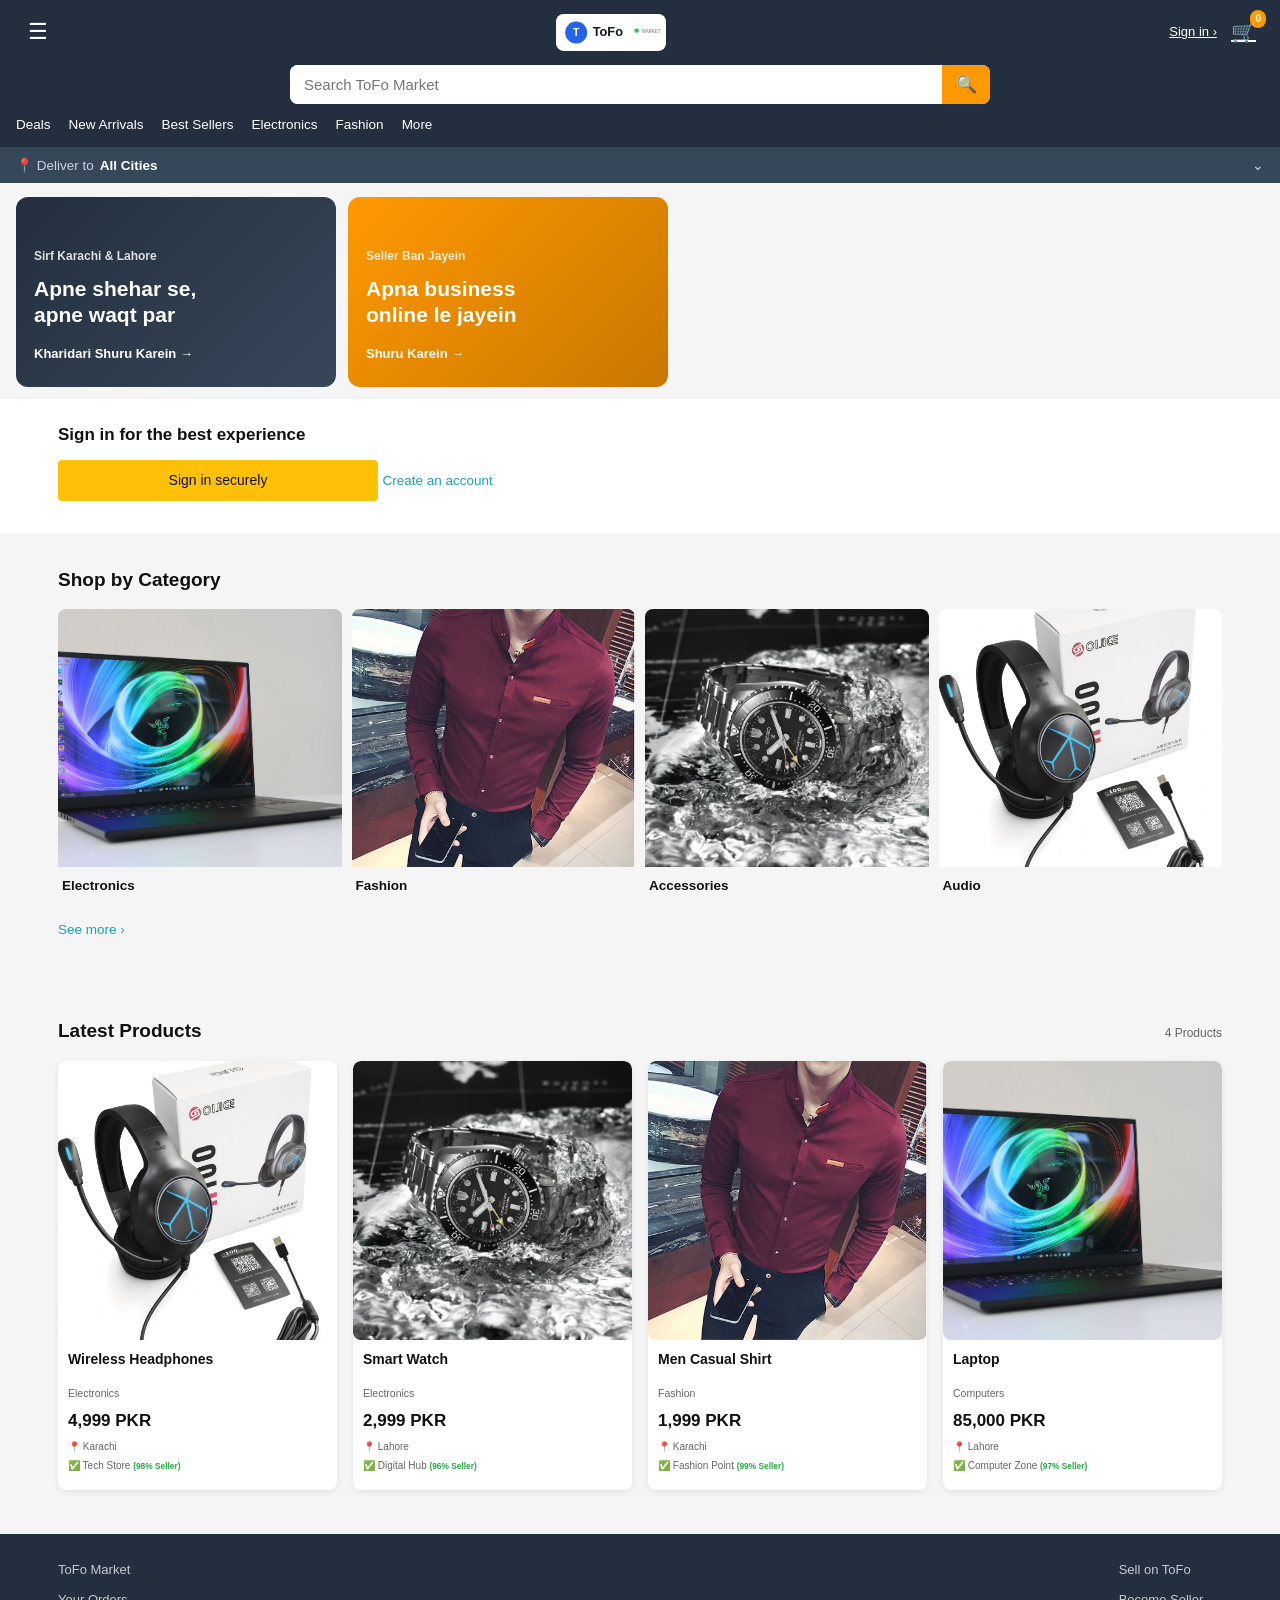
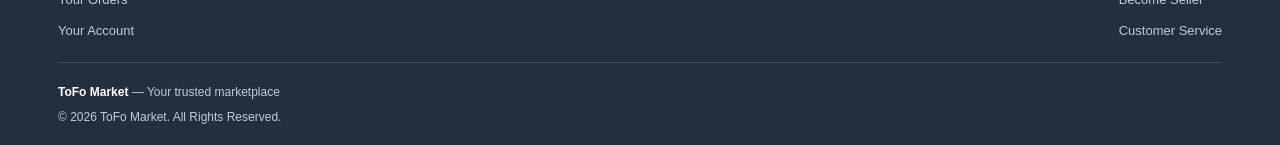
<file: index.html>
<!DOCTYPE html>
<html lang="en" dir="ltr">
<head>
    <meta charset="UTF-8" />
    <meta name="viewport" content="width=device-width, initial-scale=1.0" />
    <title>ToFo Market — Your Local Marketplace</title>
    <meta name="description" content="ToFo Market is a trusted online marketplace where buyers and sellers connect easily." />

    <link rel="stylesheet" href="css/theme.css" />
    <link rel="stylesheet" href="css/style.css" />
    <link rel="stylesheet" href="css/responsive.css" />
</head>
<body>

<!-- ================= HEADER ================= -->
<header class="tf-header">

    <div class="tf-header__top">
        <button class="tf-hamburger" id="menuToggle" aria-label="Menu">☰</button>

        <a href="index.html" class="tf-logo">
            <img src="assets/images/logo.svg" alt="ToFo Market Logo">
        </a>

        <div class="tf-header__top-actions">
            <a href="signin.html" class="tf-signin-link">Sign in ›</a>
            <a href="cart.html" class="tf-cart-icon" aria-label="Cart">
    🛒<span class="tf-cart-count">0</span>
            </a>
        </div>
    </div>

    <div class="tf-container">
        <form class="tf-search" id="searchForm">
    <input type="text" placeholder="Search ToFo Market" id="searchInput" required>
    <button type="submit" aria-label="Search">🔍</button>
        </form>
    </div>

    <nav class="tf-quicklinks">
        <a href="#">Deals</a>
        <a href="#">New Arrivals</a>
        <a href="#">Best Sellers</a>
        <a href="#">Electronics</a>
        <a href="#">Fashion</a>
        <a href="#">More</a>
    </nav>

    <button class="tf-deliver-bar" id="deliverBar">
        📍 Deliver to <strong id="city-display">All Cities</strong>
        <span class="tf-deliver-bar__chevron">⌄</span>
    </button>

</header>


<!-- ================= DRAWER (Hamburger Menu) ================= -->
<div class="tf-overlay" id="drawerOverlay"></div>

<aside class="tf-drawer" id="sideDrawer">
    <div class="tf-drawer__top">
        <span>Sign in ›</span>
        <button id="drawerClose" aria-label="Close menu">✕</button>
    </div>

    <h2 class="tf-drawer__title">Browse ToFo</h2>

    <a class="tf-drawer__link tf-drawer__link--home" href="index.html">🏠 ToFo Home</a>

    <div class="tf-drawer__section">Deliver To</div>
    <a class="tf-drawer__link tf-city-link" href="#" data-city="All">All Cities</a>
    <a class="tf-drawer__link tf-city-link" href="#" data-city="Karachi">Karachi</a>
    <a class="tf-drawer__link tf-city-link" href="#" data-city="Lahore">Lahore</a>

    <div class="tf-drawer__section">Top Categories</div>
    <a class="tf-drawer__link" href="#">Electronics</a>
    <a class="tf-drawer__link" href="#">Fashion</a>
    <a class="tf-drawer__link" href="#">Home</a>
    <a class="tf-drawer__link" href="#">Mobile</a>
    <a class="tf-drawer__link" href="#">Beauty</a>
    <a class="tf-drawer__link tf-drawer__link--more" href="#">See all ⌄</a>
</aside>


<!-- ================= PROMO BANNERS (horizontal scroll) ================= -->
<section class="tf-promo">
    <div class="tf-promo__scroll">
        <div class="tf-promo__card tf-promo__card--a">
            <span class="tf-promo__eyebrow">Sirf Karachi &amp; Lahore</span>
            <h2>Apne shehar se,<br>apne waqt par</h2>
            <span class="tf-promo__cta">Kharidari Shuru Karein →</span>
        </div>
        <div class="tf-promo__card tf-promo__card--b">
            <span class="tf-promo__eyebrow">Seller Ban Jayein</span>
            <h2>Apna business<br>online le jayein</h2>
            <span class="tf-promo__cta">Shuru Karein →</span>
        </div>
    </div>
</section>


<!-- ================= SIGN IN CTA ================= -->
<section class="tf-signin-cta">
    <div class="tf-container">
        <h3>Sign in for the best experience</h3>
        <a href="signin.html" class="tf-btn tf-btn--signin">Sign in securely</a>
        <a href="signin.html" class="tf-link">Create an account</a>
    </div>
</section>


<!-- ================= SHOP BY CATEGORY ================= -->
<section class="tf-section tf-section--tight">
    <div class="tf-container">
        <h2 class="tf-grid-heading">Shop by Category</h2>
        <div class="tf-imggrid">
            <a href="#" class="tf-imggrid__item">
                <img src="assets/images/laptop.jpg" alt="Electronics">
                <span>Electronics</span>
            </a>
            <a href="#" class="tf-imggrid__item">
                <img src="assets/images/shirt.jpg" alt="Fashion">
                <span>Fashion</span>
            </a>
            <a href="#" class="tf-imggrid__item">
                <img src="assets/images/watch.jpg" alt="Accessories">
                <span>Accessories</span>
            </a>
            <a href="#" class="tf-imggrid__item">
                <img src="assets/images/headphones.jpg" alt="Audio">
                <span>Audio</span>
            </a>
        </div>
        <a href="#" class="tf-seemore">See more ›</a>
    </div>
</section>


<!-- ================= PRODUCTS ================= -->
<section class="tf-section">
    <div class="tf-container">
        <div class="tf-section__head">
            <h2>Latest Products</h2>
            <span id="product-count">Loading...</span>
        </div>

        <div id="product-grid" class="tf-grid">
            <!-- Products load here via JS -->
        </div>
    </div>
</section>


<!-- ================= FOOTER ================= -->
<footer class="tf-footer">
    <div class="tf-container">

        <div class="tf-footer__links">
            <div>
                <a href="#">ToFo Market</a>
                <a href="#">Your Orders</a>
                <a href="#">Your Account</a>
            </div>
            <div>
                <a href="#">Sell on ToFo</a>
                <a href="#">Become Seller</a>
                <a href="#">Customer Service</a>
            </div>
        </div>

        <div class="tf-footer__row">
            <div><strong>ToFo Market</strong> — Your trusted marketplace</div>
            <div>© 2026 ToFo Market. All Rights Reserved.</div>
        </div>

    </div>
</footer>


<!-- ================= JAVASCRIPT ================= -->
<script src="js/components/loading.js"></script>
<script src="js/components/error.js"></script>
<script src="js/components/drawer.js"></script>
<script src="js/data/products.js"></script>
<script src="js/pages/home.js"></script>
<script src="js/components/cart.js"></script>
<script src="js/components/auth.js"></script>
    
</body>
                     </html>
</file>
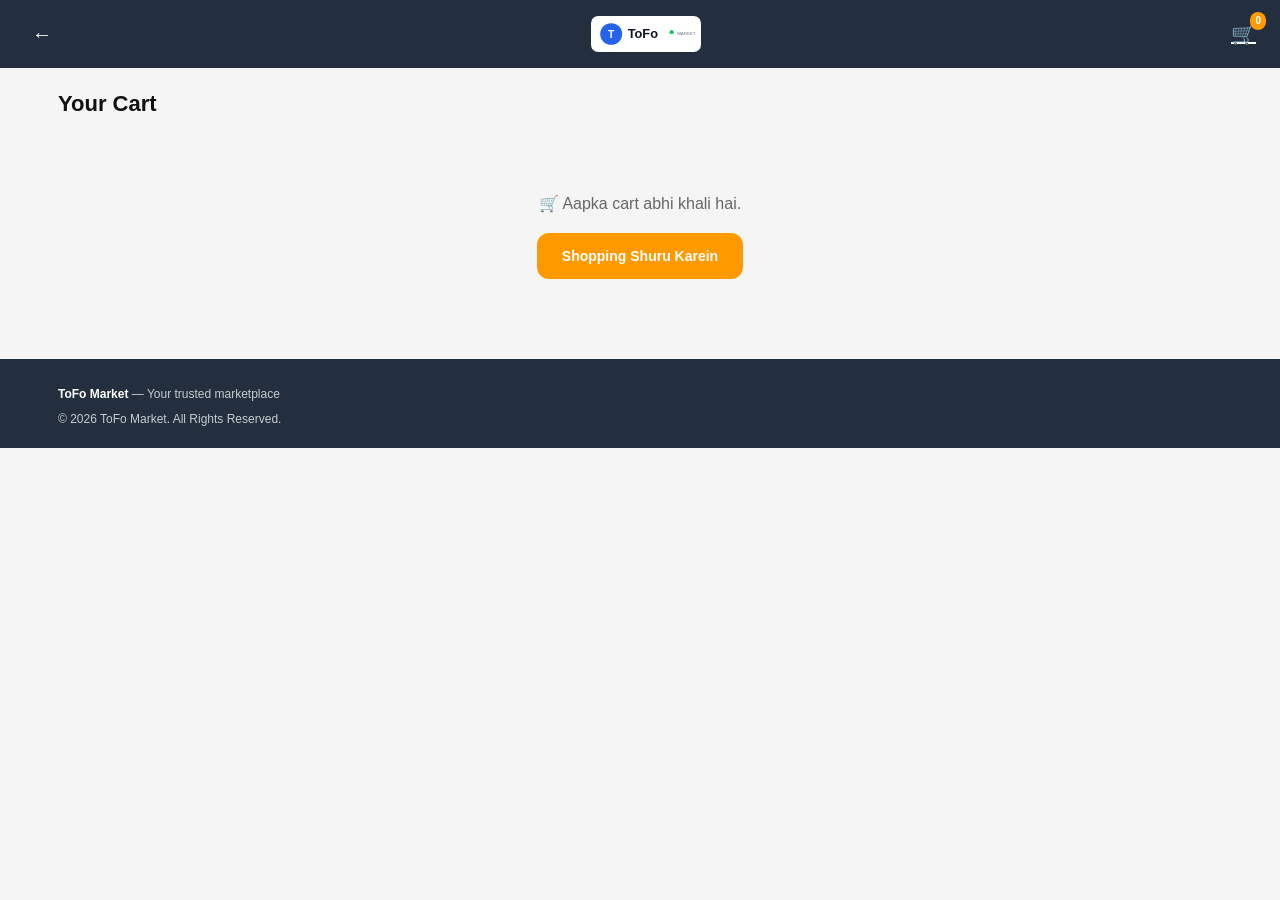
<file: cart.html>
<!DOCTYPE html>
<html lang="en" dir="ltr">
<head>
    <meta charset="UTF-8" />
    <meta name="viewport" content="width=device-width, initial-scale=1.0" />
    <title>Your Cart — ToFo Market</title>

    <link rel="stylesheet" href="css/theme.css" />
    <link rel="stylesheet" href="css/style.css" />
    <link rel="stylesheet" href="css/responsive.css" />
</head>
<body>

<header class="tf-header">
    <div class="tf-header__top">
        <a href="index.html" class="tf-back-btn" aria-label="Back to home">←</a>
        <a href="index.html" class="tf-logo">
            <img src="assets/images/logo.svg" alt="ToFo Market Logo">
        </a>
        <div class="tf-header__top-actions">
            <a href="cart.html" class="tf-cart-icon" aria-label="Cart">
    🛒<span class="tf-cart-count">0</span>
            </a>
        </div>
    </div>
</header>

<main class="tf-container">
    <h1 class="tf-cart__title">Your Cart</h1>
    <div id="cart-content">
        <!-- JS yahan cart items ya "empty cart" dikhayega -->
    </div>
</main>

<footer class="tf-footer">
    <div class="tf-container tf-footer__row">
        <div><strong>ToFo Market</strong> — Your trusted marketplace</div>
        <div>© 2026 ToFo Market. All Rights Reserved.</div>
    </div>
</footer>

<script src="js/components/loading.js"></script>
<script src="js/components/error.js"></script>
<script src="js/components/cart.js"></script>
<script src="js/components/auth.js"></script>    
<script src="js/pages/cart.js"></script>

</body>
  </html>
</file>
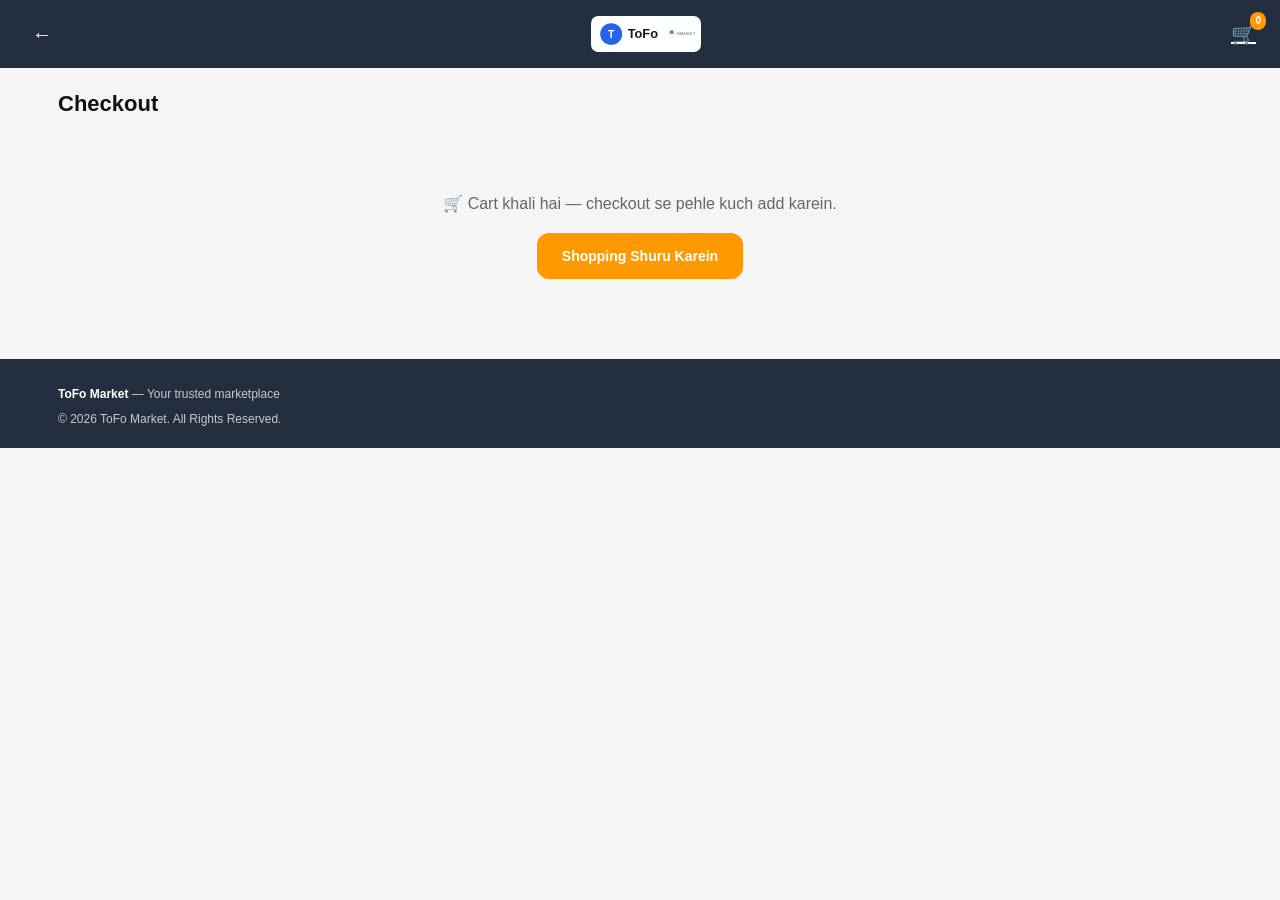
<file: checkout.html>
<!DOCTYPE html>
<html lang="en" dir="ltr">
<head>
    <meta charset="UTF-8" />
    <meta name="viewport" content="width=device-width, initial-scale=1.0" />
    <title>Checkout — ToFo Market</title>

    <link rel="stylesheet" href="css/theme.css" />
    <link rel="stylesheet" href="css/style.css" />
    <link rel="stylesheet" href="css/responsive.css" />
</head>
<body>

<header class="tf-header">
    <div class="tf-header__top">
        <a href="cart.html" class="tf-back-btn" aria-label="Back to cart">←</a>
        <a href="index.html" class="tf-logo">
            <img src="assets/images/logo.svg" alt="ToFo Market Logo">
        </a>
        <div class="tf-header__top-actions">
            <a href="cart.html" class="tf-cart-icon" aria-label="Cart">
                🛒<span class="tf-cart-count">0</span>
            </a>
        </div>
    </div>
</header>

<main class="tf-container">
    <h1 class="tf-cart__title">Checkout</h1>
    <div id="checkout-content">
        <!-- JS yahan checkout form + summary inject karega -->
    </div>
</main>

<footer class="tf-footer">
    <div class="tf-container tf-footer__row">
        <div><strong>ToFo Market</strong> — Your trusted marketplace</div>
        <div>© 2026 ToFo Market. All Rights Reserved.</div>
    </div>
</footer>

<script src="js/components/loading.js"></script>
<script src="js/components/error.js"></script>
<script src="js/data/products.js"></script>
<script src="js/components/cart.js"></script>
<script src="js/components/auth.js"></script>    
<script src="js/pages/checkout.js"></script>

</body>
</html>
</file>
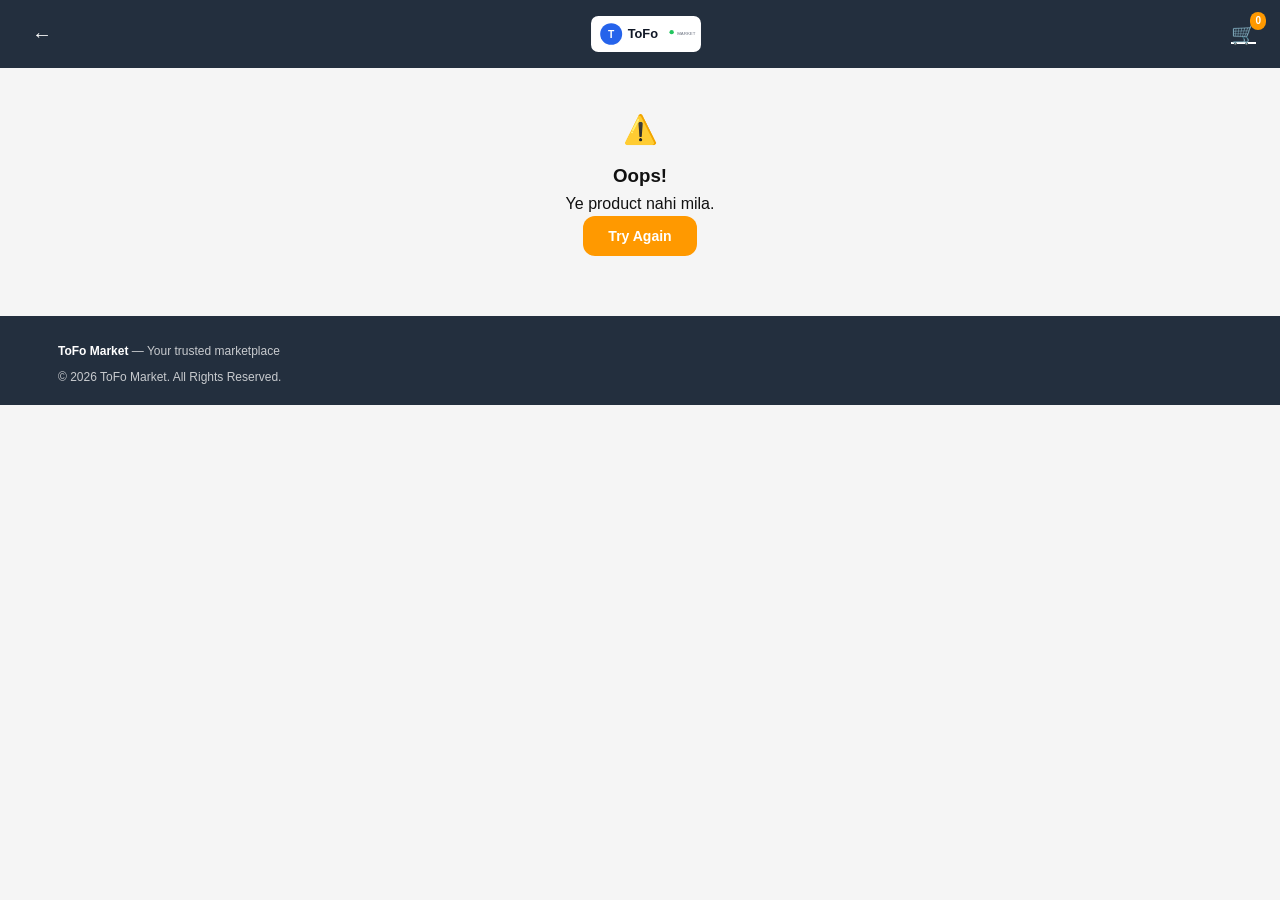
<file: product.html>
<!DOCTYPE html>
<html lang="en" dir="ltr">
<head>
    <meta charset="UTF-8" />
    <meta name="viewport" content="width=device-width, initial-scale=1.0" />
    <title>Product — ToFo Market</title>

    <link rel="stylesheet" href="css/theme.css" />
    <link rel="stylesheet" href="css/style.css" />
    <link rel="stylesheet" href="css/responsive.css" />
</head>
<body>

<header class="tf-header">
    <div class="tf-header__top">
        <a href="index.html" class="tf-back-btn" aria-label="Back to home">←</a>

        <a href="index.html" class="tf-logo">
            <img src="assets/images/logo.svg" alt="ToFo Market Logo">
        </a>

        <div class="tf-header__top-actions">
            <a href="cart.html" class="tf-cart-icon" aria-label="Cart">
    🛒<span class="tf-cart-count">0</span>
            </a>
        </div>
    </div>
</header>


<main id="product-detail">
    <!-- JS yahan poora product detail inject karega -->
</main>


<footer class="tf-footer">
    <div class="tf-container">
        <div class="tf-footer__row">
            <div><strong>ToFo Market</strong> — Your trusted marketplace</div>
            <div>© 2026 ToFo Market. All Rights Reserved.</div>
        </div>
    </div>
</footer>


<script src="js/components/loading.js"></script>
<script src="js/components/error.js"></script>
<script src="js/data/products.js"></script>
<script src="js/components/cart.js"></script>
<script src="js/components/auth.js"></script>    
<script src="js/pages/product.js"></script>

</body>
</html>
</file>
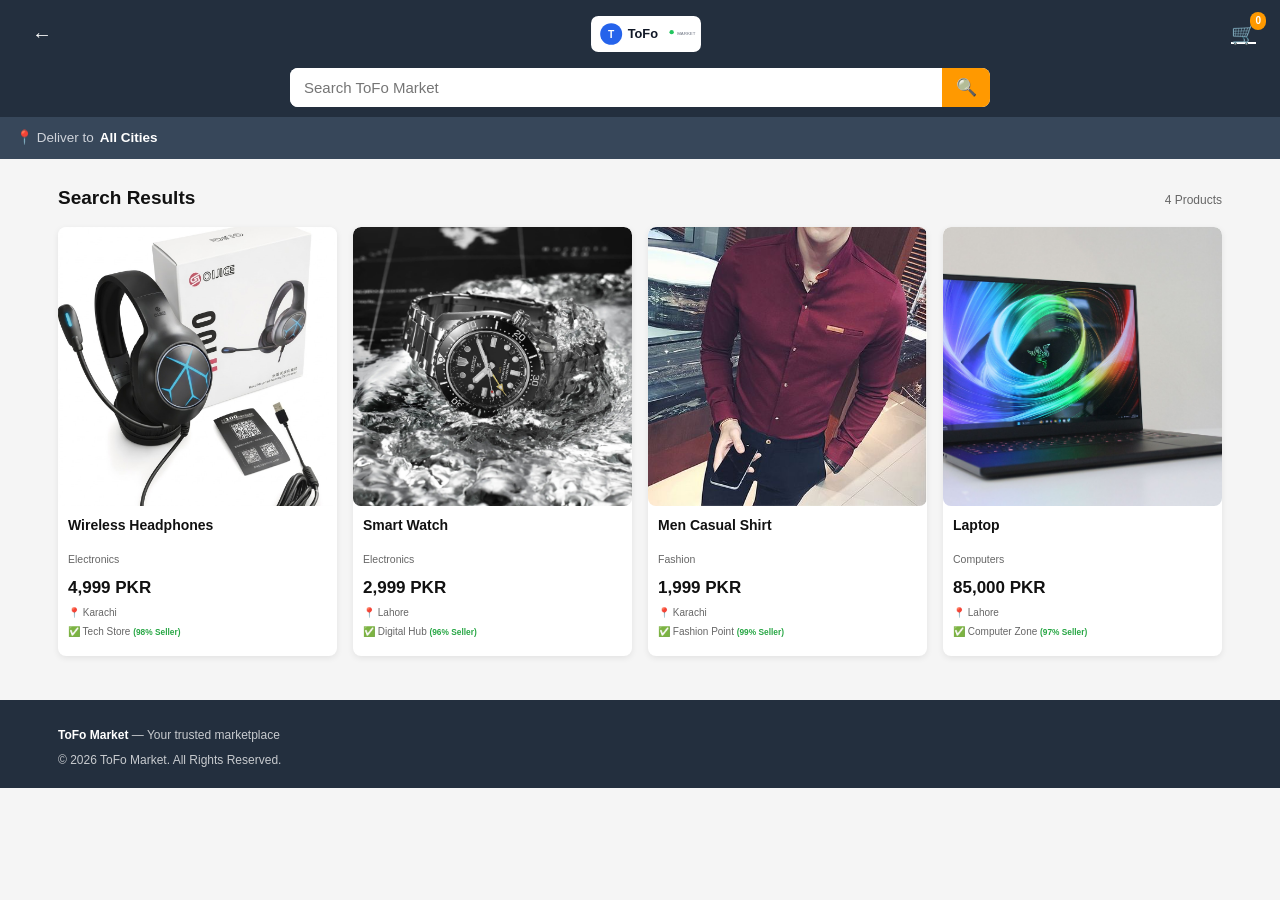
<file: search.html>
<!DOCTYPE html>
<html lang="en" dir="ltr">
<head>
    <meta charset="UTF-8" />
    <meta name="viewport" content="width=device-width, initial-scale=1.0" />
    <title>Search Results — ToFo Market</title>

    <link rel="stylesheet" href="css/theme.css" />
    <link rel="stylesheet" href="css/style.css" />
    <link rel="stylesheet" href="css/responsive.css" />
</head>
<body>

<header class="tf-header">
    <div class="tf-header__top">
        <a href="index.html" class="tf-back-btn" aria-label="Back to home">←</a>
        <a href="index.html" class="tf-logo">
            <img src="assets/images/logo.svg" alt="ToFo Market Logo">
        </a>
        <div class="tf-header__top-actions">
            <a href="cart.html" class="tf-cart-icon" aria-label="Cart">
                🛒<span class="tf-cart-count">0</span>
            </a>
        </div>
    </div>

    <div class="tf-container">
        <form class="tf-search" id="searchForm">
            <input type="text" placeholder="Search ToFo Market" id="searchInput" required>
            <button type="submit" aria-label="Search">🔍</button>
        </form>
    </div>

    <div class="tf-deliver-bar tf-deliver-bar--static">
        📍 Deliver to <strong>All Cities</strong>
    </div>
</header>

<main class="tf-section">
    <div class="tf-container">
        <div class="tf-section__head">
            <h2 id="searchTitle">Search Results</h2>
            <span id="product-count">Loading...</span>
        </div>
        <div id="product-grid" class="tf-grid">
            <!-- JS yahan results inject karega -->
        </div>
    </div>
</main>

<footer class="tf-footer">
    <div class="tf-container tf-footer__row">
        <div><strong>ToFo Market</strong> — Your trusted marketplace</div>
        <div>© 2026 ToFo Market. All Rights Reserved.</div>
    </div>
</footer>

<script src="js/components/loading.js"></script>
<script src="js/components/error.js"></script>
<script src="js/data/products.js"></script>
<script src="js/components/cart.js"></script>
<script src="js/components/auth.js"></script>    
<script src="js/pages/search.js"></script>

</body>
        </html>
</file>
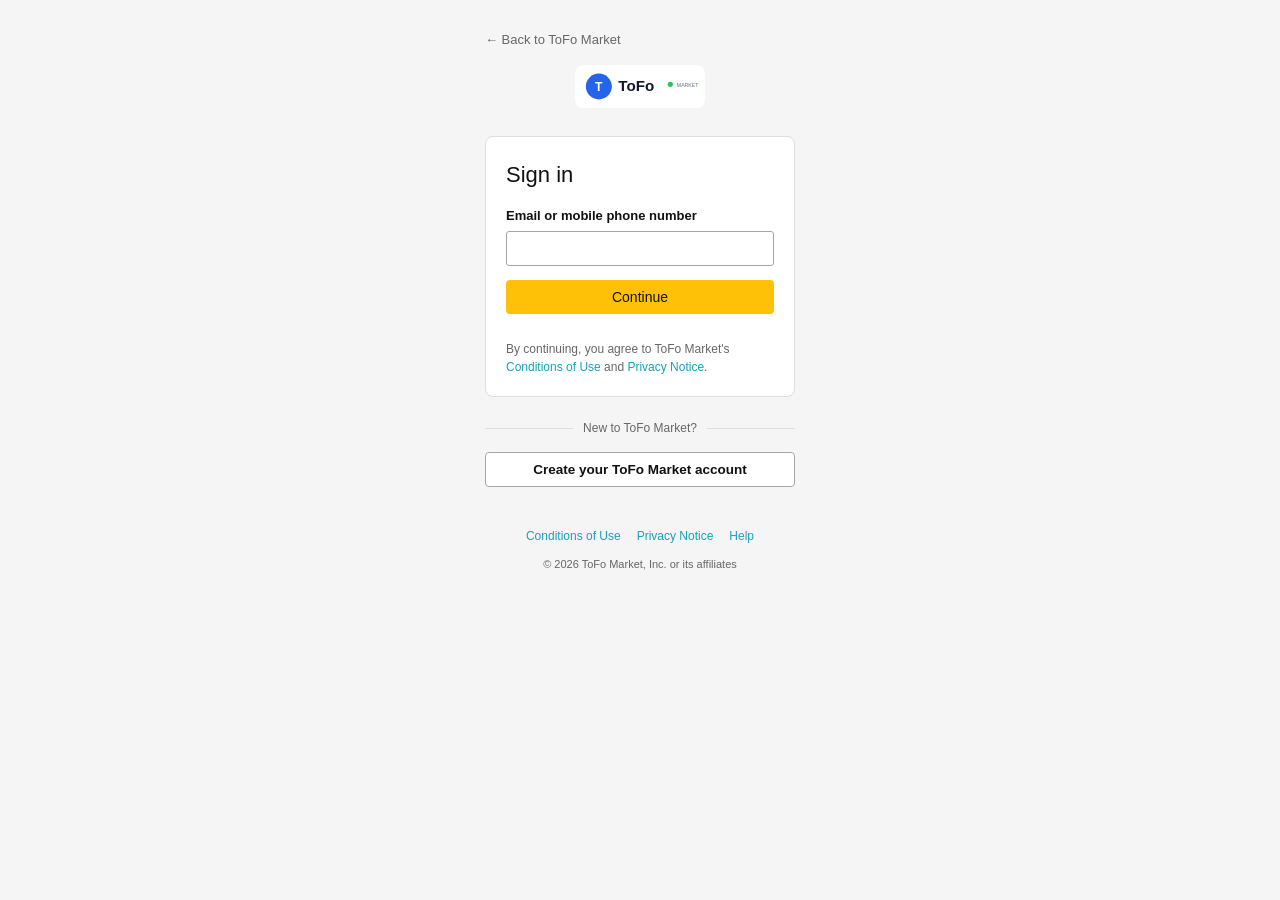
<file: signin.html>
<!DOCTYPE html>
<html lang="en" dir="ltr">
<head>
    <meta charset="UTF-8" />
    <meta name="viewport" content="width=device-width, initial-scale=1.0" />
    <title>Sign In — ToFo Market</title>

    <link rel="stylesheet" href="css/theme.css" />
    <link rel="stylesheet" href="css/style.css" />
    <link rel="stylesheet" href="css/responsive.css" />
</head>
<body class="tf-auth-body">

<div class="tf-auth-page">

    <a href="index.html" class="tf-auth-back" aria-label="Back to home">← Back to ToFo Market</a>

    <a href="index.html" class="tf-auth-logo">
        <img src="assets/images/logo.svg" alt="ToFo Market">
    </a>

    <div class="tf-auth-card">

        <!-- STEP 1: Email -->
        <div id="stepEmail">
            <h1>Sign in</h1>

            <label for="emailInput">Email or mobile phone number</label>
            <input type="text" id="emailInput" required>

            <button type="button" class="tf-btn tf-btn--signin" id="continueBtn">Continue</button>

            <p class="tf-auth-fineprint">
                By continuing, you agree to ToFo Market's <a href="#">Conditions of Use</a> and <a href="#">Privacy Notice</a>.
            </p>
        </div>

        <!-- STEP 2: Password (existing user) -->
        <div id="stepPassword" style="display:none;">
            <h1>Sign in</h1>

            <div class="tf-auth-identity">
                <span id="identityEmail"></span>
                <a href="#" id="changeIdentity">Change</a>
            </div>

            <label for="passwordInput">Password</label>
            <input type="password" id="passwordInput" required>

            <button type="button" class="tf-btn tf-btn--signin" id="signInSubmit">Sign In</button>
        </div>

        <!-- STEP 3: New account details (new user) -->
        <div id="stepNewAccount" style="display:none;">
            <h1>Create account</h1>

            <label for="nameInput">Your name</label>
            <input type="text" id="nameInput" required>

            <div class="tf-auth-identity">
                <span id="identityEmail2"></span>
                <a href="#" id="changeIdentity2">Change</a>
            </div>

            <label for="newPasswordInput">Password</label>
            <input type="password" id="newPasswordInput" required minlength="6">
            <p class="tf-auth-hint">Passwords must be at least 6 characters.</p>

            <button type="button" class="tf-btn tf-btn--signin" id="createAccountBtn">Verify Mobile Number</button>
        </div>

        <!-- STEP 4: OTP Verification -->
        <div id="stepOtp" style="display:none;">
            <h1>Verify your number</h1>

            <p class="tf-auth-otp-note">
                Hum ne ek 4-digit code bheja hai <strong id="otpTargetEmail"></strong> par.
                <span id="otpDemoHint"></span>
            </p>

            <label for="otpInput">Enter OTP</label>
            <input type="text" id="otpInput" maxlength="4" inputmode="numeric" placeholder="0000" required>

            <button type="button" class="tf-btn tf-btn--signin" id="verifyOtpBtn">Verify &amp; Continue</button>
            <button type="button" class="tf-btn tf-btn--ghost tf-auth-resend" id="resendOtpBtn">Resend Code</button>
        </div>

        <!-- STEP 5: Buyer or Seller -->
        <div id="stepRole" style="display:none;">
            <h1>Aap ToFo Market kaise use karenge?</h1>

            <div class="tf-role-options">
                <button type="button" class="tf-role-card" id="chooseBuyer">
                    <span class="tf-role-card__icon">🛍️</span>
                    <span class="tf-role-card__title">Buyer</span>
                    <span class="tf-role-card__desc">Products browse aur kharidein</span>
                </button>

                <button type="button" class="tf-role-card" id="chooseSeller">
                    <span class="tf-role-card__icon">🏪</span>
                    <span class="tf-role-card__title">Seller</span>
                    <span class="tf-role-card__desc">Apni dukaan online le jayein</span>
                </button>
            </div>
        </div>

    </div>

    <div class="tf-auth-divider" id="createAccountDivider">
        <span>New to ToFo Market?</span>
    </div>

    <button type="button" class="tf-btn tf-btn--createaccount" id="showCreateBtn">Create your ToFo Market account</button>

    <footer class="tf-auth-footer">
        <div class="tf-auth-footer__links">
            <a href="#">Conditions of Use</a>
            <a href="#">Privacy Notice</a>
            <a href="#">Help</a>
        </div>
        <div class="tf-auth-footer__copy">© 2026 ToFo Market, Inc. or its affiliates</div>
    </footer>

</div>

<script src="js/components/cart.js"></script>
<script src="js/components/auth.js"></script>
<script src="js/pages/signin.js"></script>

</body>
    </html>
</file>
<file: css/theme.css>
/* ======================================================
   TOFO MARKET - GLOBAL THEME
   Version: 1.0
====================================================== */

:root{

/* Brand Colors */

--primary:#FF9900;
--primary-hover:#E68A00;

--secondary:#232F3E;
--secondary-light:#37475A;

--success:#28A745;
--danger:#DC3545;
--warning:#FFC107;
--info:#17A2B8;

/* Background */

--bg:#F5F5F5;
--surface:#FFFFFF;
--card:#FFFFFF;

/* Text */

--text:#111111;
--text-light:#666666;
--text-white:#FFFFFF;

/* Border */

--border:#DDDDDD;

/* Radius */

--radius-xs:4px;
--radius-sm:8px;
--radius-md:12px;
--radius-lg:18px;
--radius-xl:25px;

/* Shadow */

--shadow-sm:0 2px 6px rgba(0,0,0,.08);
--shadow-md:0 6px 15px rgba(0,0,0,.12);
--shadow-lg:0 12px 30px rgba(0,0,0,.18);

/* Typography */

--font-family:
"Inter",
"Segoe UI",
Roboto,
Arial,
sans-serif;

--font-xs:12px;
--font-sm:14px;
--font-md:16px;
--font-lg:20px;
--font-xl:28px;
--font-xxl:36px;

/* Layout */

--container:1400px;

--space-1:4px;
--space-2:8px;
--space-3:12px;
--space-4:16px;
--space-5:20px;
--space-6:24px;
--space-7:32px;
--space-8:48px;

/* Transition */

--transition:0.25s ease;

}

/* Reset */

*{
margin:0;
padding:0;
box-sizing:border-box;
}

html{
scroll-behavior:smooth;
}

body{

font-family:var(--font-family);

background:var(--bg);

color:var(--text);

font-size:var(--font-md);

line-height:1.6;

  }
</file>
<file: css/style.css>
/* ======================================================
   TOFO MARKET - MAIN STYLE (Amazon-style rebuild)
   Version: 2.1 (cleaned, duplicates removed)
====================================================== */

.tf-container {
    width: 100%;
    max-width: 1200px;
    margin: 0 auto;
    padding: 0 18px;
    box-sizing: border-box;
}

/* ================= HEADER ================= */

.tf-header {
    background: var(--secondary);
    color: white;
}

.tf-header__top {
    display: flex;
    align-items: center;
    justify-content: space-between;
    gap: 12px;
    padding: 12px 16px;
}

.tf-hamburger {
    background: transparent;
    border: none;
    color: white;
    font-size: 22px;
    cursor: pointer;
    padding: 4px;
}

.tf-logo img {
    width: 110px;
    height: auto;
    display: block;
}

.tf-header__top-actions {
    display: flex;
    align-items: center;
    gap: 14px;
}

.tf-signin-link {
    background: transparent;
    border: none;
    color: white;
    font-size: 13px;
    cursor: pointer;
}

.tf-cart-icon {
    background: transparent;
    border: none;
    color: white;
    font-size: 20px;
    cursor: pointer;
    position: relative;
}

.tf-cart-count {
    position: absolute;
    top: -6px;
    right: -10px;
    background: var(--primary);
    color: white;
    font-size: 10px;
    font-weight: 800;
    padding: 1px 5px;
    border-radius: 999px;
}

.tf-search {
    display: flex;
    background: white;
    border-radius: var(--radius-sm);
    overflow: hidden;
    margin-bottom: 10px;
}

.tf-search input {
    flex: 1;
    border: none;
    outline: none;
    padding: 11px 14px;
    font-size: 15px;
}

.tf-search button {
    width: 48px;
    border: none;
    background: var(--primary);
    color: white;
    font-size: 17px;
    cursor: pointer;
}

.tf-quicklinks {
    display: flex;
    gap: 18px;
    overflow-x: auto;
    padding: 0 16px 12px;
    scrollbar-width: none;
}

.tf-quicklinks::-webkit-scrollbar { display: none; }

.tf-quicklinks a {
    color: white;
    text-decoration: none;
    font-size: 13.5px;
    white-space: nowrap;
    flex-shrink: 0;
}

.tf-deliver-bar {
    width: 100%;
    background: var(--secondary-light);
    border: none;
    color: #cfd3da;
    text-align: left;
    padding: 10px 16px;
    font-size: 13.5px;
    display: flex;
    align-items: center;
    gap: 6px;
    cursor: pointer;
}

.tf-deliver-bar strong {
    color: white;
}

.tf-deliver-bar__chevron {
    margin-left: auto;
    font-size: 14px;
}

.tf-deliver-bar--static {
    cursor: default;
}

/* ================= DRAWER ================= */

.tf-overlay {
    position: fixed;
    inset: 0;
    background: rgba(0,0,0,0.5);
    opacity: 0;
    pointer-events: none;
    transition: opacity 0.25s ease;
    z-index: 90;
}

.tf-overlay.is-visible {
    opacity: 1;
    pointer-events: auto;
}

.tf-drawer {
    position: fixed;
    top: 0;
    left: 0;
    height: 100%;
    width: 82%;
    max-width: 340px;
    background: white;
    transform: translateX(-100%);
    transition: transform 0.28s ease;
    z-index: 100;
    overflow-y: auto;
}

.tf-drawer.is-open {
    transform: translateX(0);
}

.tf-drawer__top {
    background: var(--secondary);
    color: white;
    display: flex;
    align-items: center;
    justify-content: space-between;
    padding: 16px;
    font-size: 14px;
}

.tf-drawer__top button {
    background: transparent;
    border: none;
    color: white;
    font-size: 18px;
    cursor: pointer;
}

.tf-drawer__title {
    padding: 16px 16px 8px;
    font-size: 22px;
}

.tf-drawer__section {
    padding: 14px 16px 6px;
    font-size: 12px;
    font-weight: 700;
    color: var(--text-light);
    text-transform: uppercase;
    border-top: 1px solid var(--border);
    margin-top: 6px;
}

.tf-drawer__link {
    display: block;
    padding: 12px 16px;
    color: var(--text);
    text-decoration: none;
    font-size: 15px;
    border-bottom: 1px solid #f2f2f2;
}

.tf-drawer__link--home {
    font-weight: 700;
}

.tf-drawer__link--more {
    color: var(--info);
}

.tf-city-link.is-active {
    color: var(--primary);
    font-weight: 700;
}

/* ================= PROMO SCROLL ================= */

.tf-promo {
    padding: 14px 0 4px;
    background: var(--bg);
}

.tf-promo__scroll {
    display: flex;
    gap: 12px;
    overflow-x: auto;
    padding: 0 16px 8px;
    scroll-snap-type: x mandatory;
}

.tf-promo__card {
    scroll-snap-align: start;
    flex: 0 0 78%;
    max-width: 320px;
    border-radius: var(--radius-md);
    padding: 22px 18px;
    color: white;
    display: flex;
    flex-direction: column;
    gap: 10px;
    min-height: 190px;
    justify-content: flex-end;
}

.tf-promo__card--a {
    background: linear-gradient(135deg, var(--secondary), var(--secondary-light));
}

.tf-promo__card--b {
    background: linear-gradient(135deg, var(--primary), #c97600);
}

.tf-promo__eyebrow {
    font-size: 12px;
    opacity: 0.85;
    font-weight: 600;
}

.tf-promo__card h2 {
    font-size: 21px;
    line-height: 1.25;
}

.tf-promo__cta {
    font-size: 13px;
    font-weight: 700;
    margin-top: 6px;
}

/* ================= SIGN IN CTA ================= */

.tf-signin-cta {
    background: white;
    padding: 22px 0;
    border-bottom: 8px solid var(--bg);
}

.tf-signin-cta h3 {
    font-size: 17px;
    margin-bottom: 12px;
}

.tf-btn--signin {
    background: var(--warning);
    color: var(--text);
    padding: 12px 20px;
    border-radius: var(--radius-xl);
    font-weight: 700;
    border: none;
    width: 100%;
    max-width: 320px;
    display: block;
    margin-bottom: 10px;
    cursor: pointer;
}

.tf-link {
    color: var(--info);
    font-size: 13.5px;
    text-decoration: none;
}

/* ================= SHOP BY CATEGORY ================= */

.tf-section--tight {
    padding: 24px 0 8px;
    border-bottom: 8px solid var(--bg);
}

.tf-grid-heading {
    font-size: 19px;
    font-weight: 800;
    margin-bottom: 14px;
}

.tf-imggrid {
    display: grid;
    grid-template-columns: repeat(2, 1fr);
    gap: 10px;
}

.tf-imggrid__item {
    text-decoration: none;
    color: var(--text);
    background: var(--bg);
    border-radius: var(--radius-sm);
    overflow: hidden;
    display: block;
}

.tf-imggrid__item img {
    width: 100%;
    aspect-ratio: 1.1 / 1;
    object-fit: cover;
    display: block;
}

.tf-imggrid__item span {
    display: block;
    padding: 8px 4px;
    font-size: 13.5px;
    font-weight: 600;
}

.tf-seemore {
    display: inline-block;
    margin: 14px 0 20px;
    color: var(--info);
    font-size: 13.5px;
    text-decoration: none;
}

/* ================= PRODUCTS ================= */

.tf-section {
    padding: 24px 0;
}

.tf-section__head {
    display: flex;
    justify-content: space-between;
    align-items: baseline;
    margin-bottom: 14px;
    flex-wrap: wrap;
    gap: 6px 12px;
}

.tf-section__head h2 {
    flex: 1;
    min-width: 0;
    font-size: 19px;
    font-weight: 800;
}

#product-count {
    font-size: 12px;
    color: var(--text-light);
}

.tf-grid {
    display: grid;
    grid-template-columns: repeat(2, 1fr);
    gap: 10px;
}

.tf-product-card {
    background: var(--surface);
    border-radius: var(--radius-sm);
    overflow: hidden;
    box-shadow: var(--shadow-sm);
    display: flex;
    flex-direction: column;
    text-decoration: none;
    color: inherit;
}

.tf-product-card__image {
    width: 100%;
    aspect-ratio: 1 / 1;
    object-fit: cover;
    display: block;
    border-radius: var(--radius-sm);
}

.tf-product-card__body {
    padding: 10px;
    display: flex;
    flex-direction: column;
    gap: 3px;
    flex: 1;
}

.tf-product-card__body h3 {
    font-size: 12.5px;
    font-weight: 600;
    line-height: 1.3;
    display: -webkit-box;
    -webkit-line-clamp: 2;
    -webkit-box-orient: vertical;
    overflow: hidden;
    min-height: 32px;
}

.tf-product-card__body p {
    font-size: 10.5px;
    color: var(--text-light);
}

.tf-rating {
    font-size: 11px;
    color: var(--text-light);
    margin: 2px 0;
}

.tf-rating span {
    font-size: 10px;
}

.tf-price {
    color: var(--text);
    font-size: 15px;
    font-weight: 800;
    margin: 3px 0 1px;
}

.tf-location {
    font-size: 10px;
    color: var(--text-light);
}

.tf-seller {
    font-size: 10px;
    color: var(--text-light);
    margin-bottom: 6px;
}

.tf-seller small {
    color: var(--success);
    font-weight: 700;
}

.tf-product-card__body .tf-btn {
    width: 100%;
    font-size: 11.5px;
    padding: 8px;
    margin-top: auto;
}

/* ================= FOOTER ================= */

.tf-footer {
    background: var(--secondary);
    color: rgba(255,255,255,0.75);
    padding: 26px 0 18px;
    margin-top: 20px;
}

.tf-footer__links {
    display: flex;
    justify-content: space-between;
    gap: 20px;
    margin-bottom: 20px;
    padding-bottom: 20px;
    border-bottom: 1px solid rgba(255,255,255,0.15);
}

.tf-footer__links > div {
    display: flex;
    flex-direction: column;
    gap: 10px;
}

.tf-footer__links a {
    color: rgba(255,255,255,0.75);
    text-decoration: none;
    font-size: 13px;
}

.tf-footer__row {
    display: flex;
    flex-direction: column;
    gap: 6px;
    font-size: 12px;
}

.tf-footer__row strong {
    color: white;
}

/* ================= LOADING & ERROR ================= */

.tf-loading,
.tf-error {
    grid-column: 1 / -1;
    text-align: center;
    padding: 40px 20px;
}

.tf-loading__spinner {
    width: 34px;
    height: 34px;
    border: 4px solid #ddd;
    border-top-color: var(--primary);
    border-radius: 50%;
    margin: auto;
    animation: spin 1s linear infinite;
}

@keyframes spin {
    to { transform: rotate(360deg); }
}

.tf-error__icon {
    font-size: 28px;
    margin-bottom: 8px;
}

/* ================= BACK BUTTON ================= */

.tf-back-btn {
    color: white;
    text-decoration: none;
    font-size: 20px;
    padding: 4px 8px;
}

/* ================= PRODUCT DETAIL PAGE ================= */

.tf-pd__image-wrap {
    background: white;
    display: flex;
    justify-content: center;
    padding: 20px;
}

.tf-pd__image {
    width: 100%;
    max-width: 380px;
    aspect-ratio: 1 / 1;
    object-fit: cover;
    border-radius: var(--radius-md);
}

.tf-pd__body {
    padding-top: 18px;
    padding-bottom: 30px;
}

.tf-pd__title {
    font-size: 20px;
    font-weight: 700;
    margin-bottom: 8px;
}

.tf-pd__rating {
    font-size: 14px;
    color: var(--text-light);
    margin-bottom: 10px;
}

.tf-pd__rating span {
    font-size: 12.5px;
}

.tf-pd__price {
    font-size: 26px;
    font-weight: 800;
    color: var(--text);
    margin-bottom: 8px;
}

.tf-pd__location {
    font-size: 13px;
    color: var(--text-light);
    margin-bottom: 12px;
}

.tf-pd__seller {
    background: var(--bg);
    padding: 12px;
    border-radius: var(--radius-sm);
    margin-bottom: 12px;
}

.tf-pd__seller-rating {
    font-size: 12px;
    color: var(--success);
    margin-top: 4px;
}

.tf-pd__stock {
    font-weight: 700;
    font-size: 13.5px;
    margin-bottom: 16px;
}

.tf-pd__stock.in-stock { color: var(--success); }
.tf-pd__stock.out-stock { color: var(--danger); }

.tf-pd__qty {
    display: flex;
    align-items: center;
    gap: 14px;
    margin-bottom: 18px;
    font-size: 14px;
}

.tf-pd__qty-control {
    display: flex;
    align-items: center;
    border: 1px solid var(--border);
    border-radius: var(--radius-sm);
    overflow: hidden;
}

.tf-pd__qty-control button {
    background: var(--bg);
    border: none;
    width: 36px;
    height: 36px;
    font-size: 18px;
    cursor: pointer;
}

.tf-pd__qty-control span {
    width: 40px;
    text-align: center;
    font-weight: 700;
}

.tf-pd__actions {
    display: flex;
    flex-direction: column;
    gap: 10px;
    margin-bottom: 28px;
}

.tf-btn--cart {
    background: var(--warning);
    color: var(--text);
}

.tf-btn--buynow {
    background: var(--primary);
    color: white;
}

.tf-pd__actions .tf-btn:disabled {
    opacity: 0.5;
    cursor: not-allowed;
}

.tf-pd__section {
    border-top: 1px solid var(--border);
    padding-top: 16px;
    margin-top: 16px;
}

.tf-pd__section h2 {
    font-size: 15px;
    margin-bottom: 8px;
}

.tf-pd__section p {
    font-size: 13.5px;
    color: var(--text-light);
    margin-bottom: 6px;
}

/* ================= BASE BUTTONS ================= */

.tf-btn {
    padding: 12px 25px;
    border-radius: var(--radius-md);
    border: none;
    cursor: pointer;
    font-weight: 700;
    font-size: 14px;
    text-align: center;
    transition: var(--transition);
    display: inline-block;
    text-decoration: none;
}

.tf-btn--primary {
    background: var(--primary);
    color: white !important;
}

.tf-btn--primary:hover {
    background: var(--primary-hover);
}

.tf-btn--ghost {
    background: transparent;
    border: 2px solid var(--secondary);
    color: var(--secondary) !important;
}

/* ================= CART PAGE ================= */

.tf-cart__title {
    font-size: 22px;
    padding: 18px 0 10px;
}

.tf-cart__empty {
    text-align: center;
    padding: 60px 20px;
}

.tf-cart__empty p {
    margin-bottom: 16px;
    color: var(--text-light);
}

.tf-cart-list {
    display: flex;
    flex-direction: column;
    gap: 14px;
    margin-bottom: 20px;
}

.tf-cart-item {
    display: flex;
    gap: 12px;
    background: var(--surface);
    border-radius: var(--radius-sm);
    padding: 10px;
    box-shadow: var(--shadow-sm);
}

.tf-cart-item__image {
    width: 90px;
    height: 90px;
    object-fit: cover;
    border-radius: var(--radius-sm);
    flex-shrink: 0;
}

.tf-cart-item__body {
    display: flex;
    flex-direction: column;
    gap: 4px;
    flex: 1;
}

.tf-cart-item__body h3 {
    font-size: 13.5px;
}

.tf-cart-item__row {
    display: flex;
    align-items: center;
    justify-content: space-between;
    margin-top: 6px;
}

.tf-cart-item__remove {
    background: transparent;
    border: none;
    color: var(--danger);
    font-size: 12px;
    cursor: pointer;
}

.tf-cart-summary {
    background: var(--surface);
    border-radius: var(--radius-md);
    padding: 16px;
    box-shadow: var(--shadow-sm);
    margin-bottom: 24px;
}

.tf-cart-summary__row {
    display: flex;
    justify-content: space-between;
    font-size: 15px;
    margin-bottom: 14px;
}

.tf-cart-summary__checkout {
    width: 100%;
}

/* ================= CHECKOUT PAGE ================= */

.tf-checkout-section {
    background: var(--surface);
    border-radius: var(--radius-md);
    padding: 16px;
    margin-bottom: 14px;
    box-shadow: var(--shadow-sm);
}

.tf-checkout-section h2 {
    font-size: 15px;
    margin-bottom: 12px;
}

.tf-choice-group {
    display: flex;
    gap: 10px;
}

.tf-choice {
    flex: 1;
    padding: 10px;
    border: 1.5px solid var(--border);
    border-radius: var(--radius-sm);
    background: white;
    font-weight: 600;
    cursor: pointer;
}

.tf-choice.is-active {
    border-color: var(--primary);
    background: #FFF4E5;
    color: var(--primary);
}

.tf-delivery-option {
    display: flex;
    gap: 10px;
    align-items: flex-start;
    border: 1.5px solid var(--border);
    border-radius: var(--radius-sm);
    padding: 12px;
    margin-bottom: 10px;
    cursor: pointer;
}

.tf-delivery-option.is-active {
    border-color: var(--primary);
    background: #FFF4E5;
}

.tf-delivery-option input {
    margin-top: 4px;
}

.tf-delivery-option p {
    font-size: 12.5px;
    color: var(--text-light);
    margin-top: 4px;
}

.tf-tag {
    display: inline-block;
    font-size: 10.5px;
    font-weight: 700;
    padding: 2px 8px;
    border-radius: 999px;
    margin-top: 4px;
}

.tf-tag--warn {
    background: #FFF3CD;
    color: #7A5B00;
}

.tf-tag--success {
    background: #D4EDDA;
    color: #155724;
}

.tf-checkout-list {
    display: flex;
    flex-direction: column;
    gap: 10px;
    margin-bottom: 12px;
}

.tf-checkout-item {
    display: flex;
    align-items: center;
    gap: 10px;
}

.tf-checkout-item img {
    width: 50px;
    height: 50px;
    object-fit: cover;
    border-radius: var(--radius-xs);
}

.tf-checkout-item__body {
    flex: 1;
    display: flex;
    flex-direction: column;
    font-size: 12.5px;
}

.tf-checkout-item__qty {
    color: var(--text-light);
    font-size: 11px;
}

.tf-checkout-total {
    display: flex;
    justify-content: space-between;
    border-top: 1px solid var(--border);
    padding-top: 10px;
    font-size: 15px;
}

.tf-checkout-place {
    width: 100%;
    margin-bottom: 24px;
   }

/* ================= AUTH PAGE (Amazon-style exact layout) ================= */

.tf-auth-body {
    background: var(--bg);
}

.tf-auth-page {
    max-width: 350px;
    margin: 0 auto;
    padding: 30px 20px 20px;
    display: flex;
    flex-direction: column;
    align-items: center;
}

.tf-auth-logo {
    margin-bottom: 20px;
}

.tf-auth-logo img {
    width: 130px;
}

.tf-auth-card {
    width: 100%;
    background: white;
    border: 1px solid #ddd;
    border-radius: var(--radius-sm);
    padding: 20px;
    box-sizing: border-box;
}

.tf-auth-card h1 {
    font-size: 22px;
    font-weight: 500;
    margin-bottom: 14px;
}

.tf-auth-card label {
    display: block;
    font-size: 13px;
    font-weight: 700;
    margin-bottom: 4px;
}

.tf-auth-card input {
    width: 100%;
    padding: 8px 10px;
    border: 1px solid #a6a6a6;
    border-radius: 3px;
    font-size: 15px;
    margin-bottom: 14px;
    box-sizing: border-box;
}

.tf-auth-hint {
    font-size: 12px;
    color: var(--text-light);
    margin-top: -10px;
    margin-bottom: 14px;
}

.tf-btn--signin {
    width: 100%;
    background: var(--warning);
    color: var(--text);
    border-radius: var(--radius-xs);
    padding: 9px;
    font-size: 14px;
    font-weight: 400;
}

.tf-auth-fineprint {
    font-size: 12px;
    color: var(--text-light);
    margin-top: 16px;
    line-height: 1.5;
}

.tf-auth-fineprint a {
    color: var(--info);
    text-decoration: none;
}

.tf-auth-identity {
    display: flex;
    justify-content: space-between;
    align-items: center;
    background: var(--bg);
    border: 1px solid var(--border);
    border-radius: var(--radius-xs);
    padding: 8px 10px;
    margin-bottom: 16px;
    font-size: 13.5px;
}

.tf-auth-identity a {
    color: var(--info);
    text-decoration: none;
    font-size: 12.5px;
}

.tf-auth-divider {
    width: 100%;
    max-width: 350px;
    display: flex;
    align-items: center;
    text-align: center;
    color: var(--text-light);
    font-size: 12px;
    margin: 22px 0 14px;
}

.tf-auth-divider::before,
.tf-auth-divider::after {
    content: "";
    flex: 1;
    height: 1px;
    background: var(--border);
}

.tf-auth-divider span {
    padding: 0 10px;
}

.tf-btn--createaccount {
    width: 100%;
    max-width: 350px;
    background: white;
    border: 1px solid #a6a6a6;
    color: var(--text);
    border-radius: var(--radius-xs);
    padding: 9px;
    font-size: 13.5px;
}

.tf-auth-footer {
    margin-top: 40px;
    text-align: center;
    padding-bottom: 30px;
}

.tf-auth-footer__links {
    display: flex;
    justify-content: center;
    gap: 16px;
    margin-bottom: 10px;
}

.tf-auth-footer__links a {
    color: var(--info);
    text-decoration: none;
    font-size: 12px;
}

.tf-auth-footer__copy {
    font-size: 11px;
    color: var(--text-light);
   }

.tf-auth-back {
    align-self: flex-start;
    color: var(--text-light);
    text-decoration: none;
    font-size: 13px;
    margin-bottom: 14px;
}

/* ================= OTP STEP ================= */

.tf-auth-otp-note {
    font-size: 13px;
    color: var(--text-light);
    margin-bottom: 16px;
    line-height: 1.5;
}

.tf-auth-resend {
    width: 100%;
    margin-top: 8px;
}

/* ================= ROLE SELECTION ================= */

.tf-role-options {
    display: flex;
    flex-direction: column;
    gap: 12px;
}

.tf-role-card {
    display: flex;
    flex-direction: column;
    align-items: center;
    gap: 6px;
    padding: 22px 16px;
    border: 1.5px solid var(--border);
    border-radius: var(--radius-md);
    background: white;
    cursor: pointer;
    text-align: center;
}

.tf-role-card:hover {
    border-color: var(--primary);
    background: #FFF9F0;
}

.tf-role-card__icon {
    font-size: 30px;
}

.tf-role-card__title {
    font-weight: 700;
    font-size: 15px;
}

.tf-role-card__desc {
    font-size: 12px;
    color: var(--text-light);
   }
</file>
<file: css/responsive.css>
/* ======================================================
   TOFO MARKET - RESPONSIVE (Amazon-style rebuild)
   Version: 2.0
====================================================== */

/* ================= TABLET+ ================= */

@media (min-width: 640px) {

    .tf-grid {
        grid-template-columns: repeat(3, 1fr);
        gap: 16px;
    }

    .tf-imggrid {
        grid-template-columns: repeat(4, 1fr);
    }

    .tf-promo__card {
        flex: 0 0 380px;
    }

    .tf-product-card__body h3 {
        font-size: 14px;
    }

    .tf-price {
        font-size: 17px;
    }
}

@media (min-width: 960px) {

    .tf-grid {
        grid-template-columns: repeat(4, 1fr);
    }

    .tf-header__top {
        padding: 14px 24px;
    }

    .tf-search {
        max-width: 700px;
        margin: 0 auto 10px;
    }
}

/* ================= SMALL PHONES ================= */

@media (max-width: 380px) {

    .tf-promo__card {
        flex: 0 0 88%;
    }

    .tf-product-card__body h3 {
        font-size: 11.5px;
        min-height: 28px;
    }

    .tf-price {
        font-size: 13.5px;
    }
}
</file>
